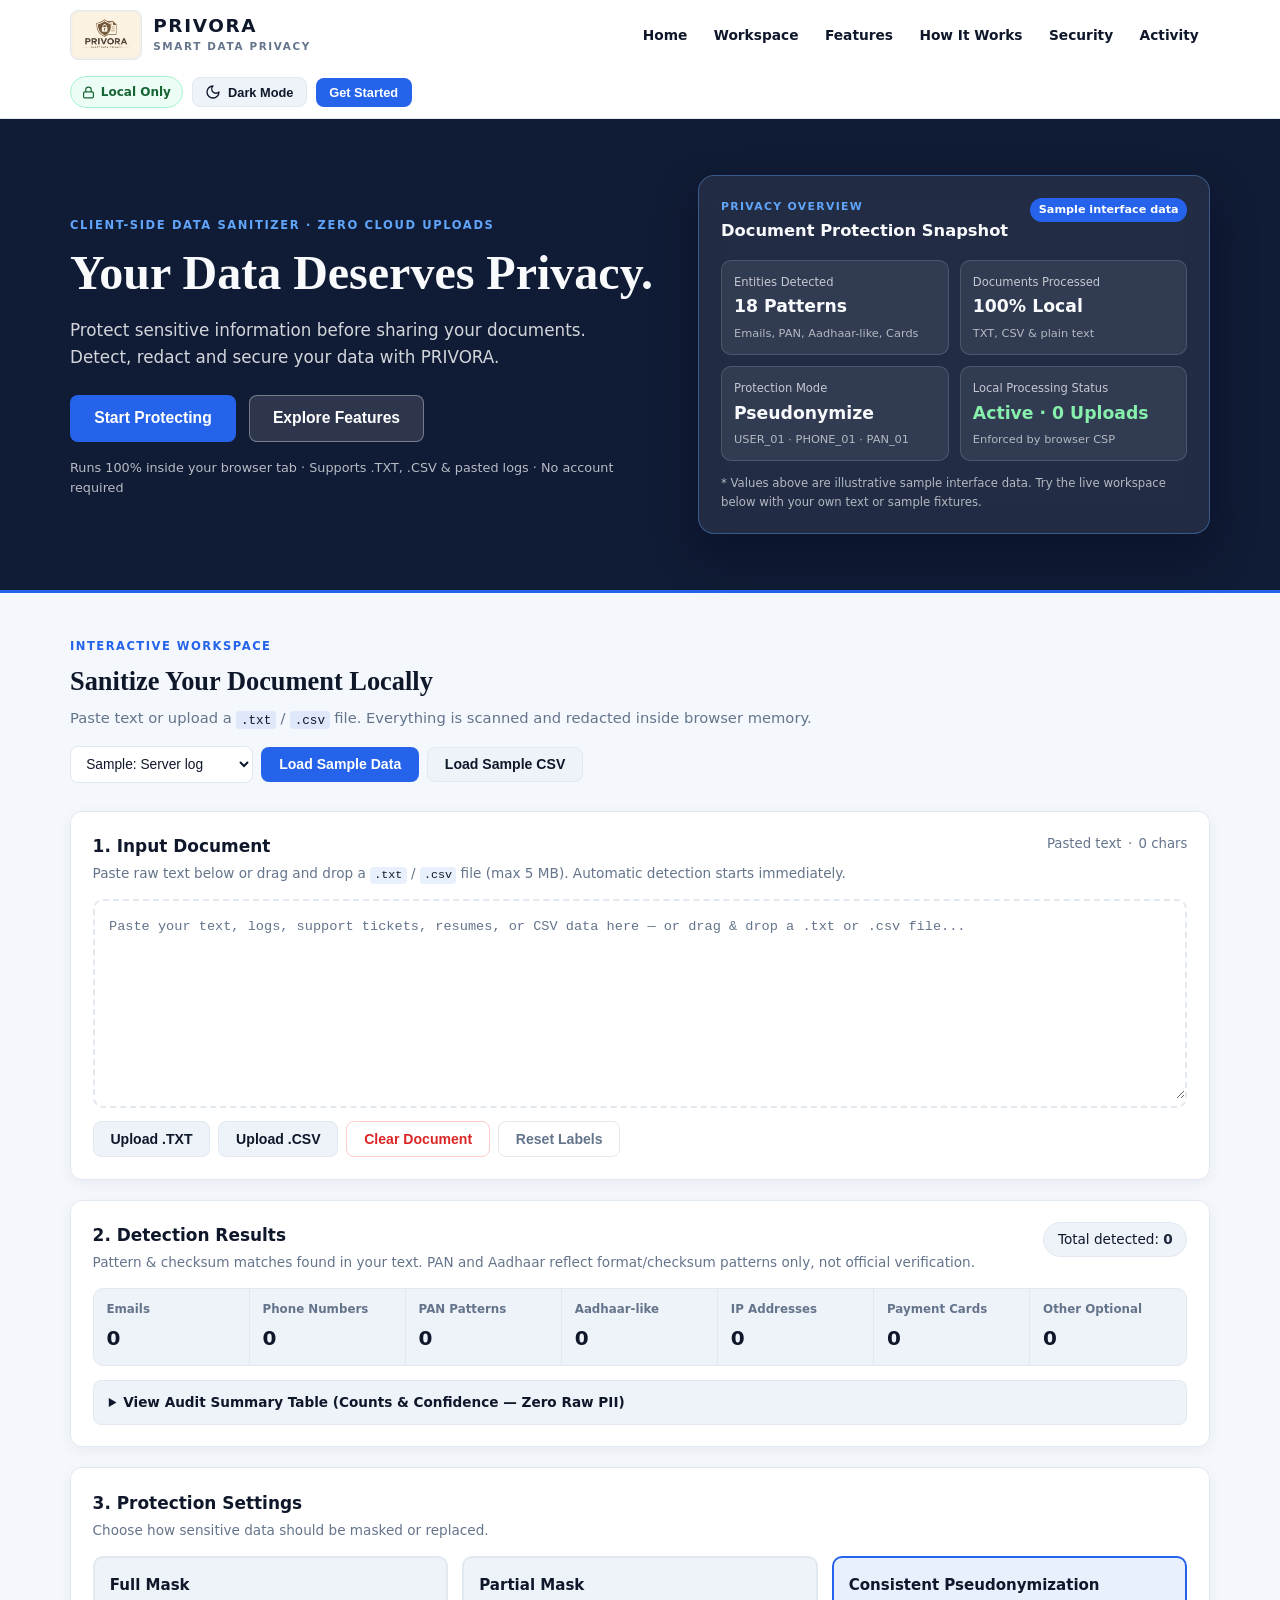
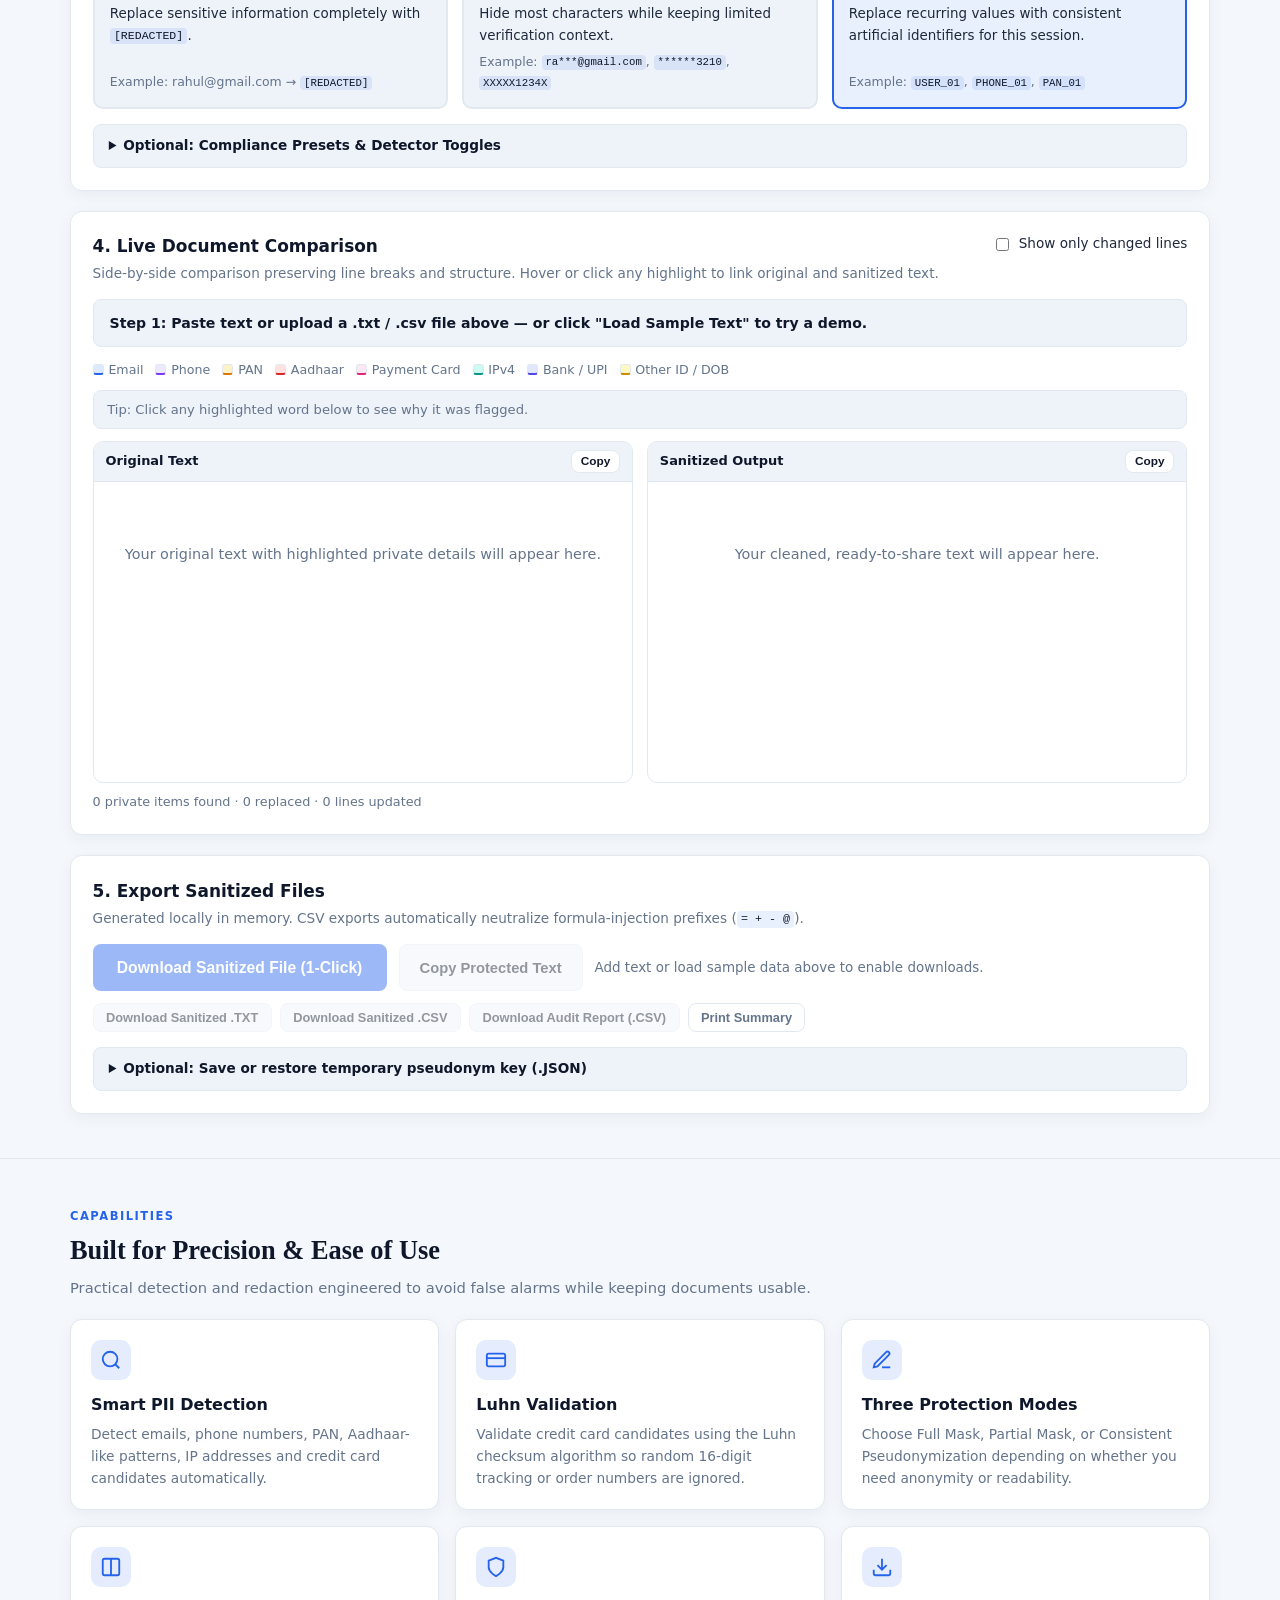
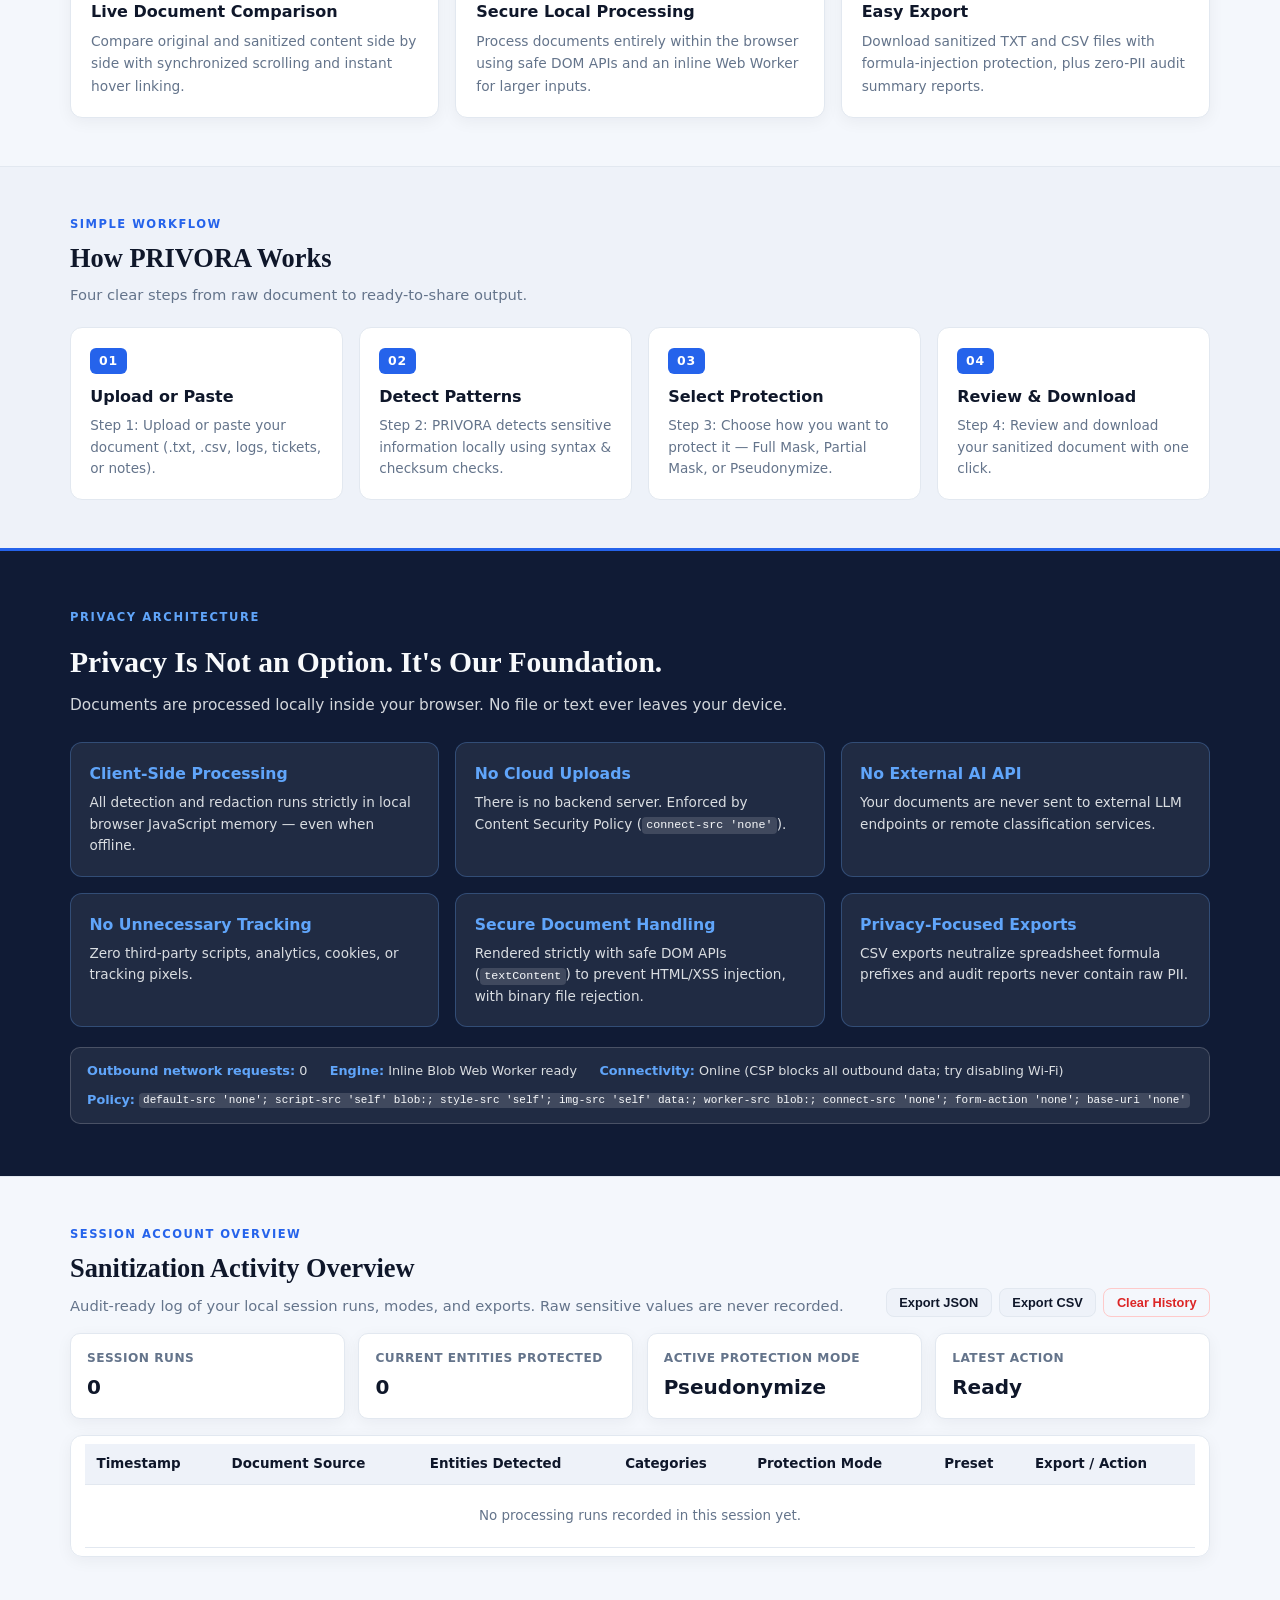
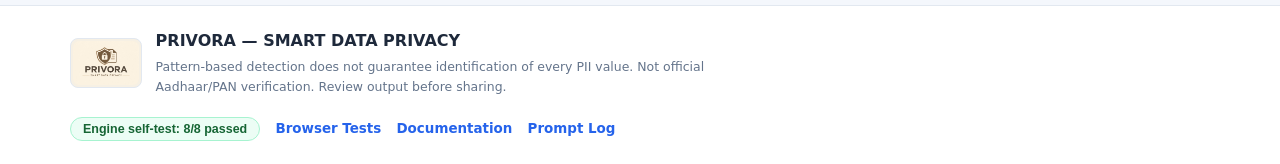
<file: H2S Hackathon/PII-Data-Sanitizer/index.html>
<!DOCTYPE html>
<html lang="en">

<head>
  <meta charset="UTF-8">
  <meta name="viewport" content="width=device-width, initial-scale=1.0">
  <meta http-equiv="Content-Security-Policy"
    content="default-src 'none'; script-src 'self' blob:; style-src 'self'; img-src 'self' data:; worker-src blob:; connect-src 'none'; form-action 'none'; base-uri 'none'">
  <title>PRIVORA — Smart Data Privacy</title>
  <script src="theme-init.js"></script>
  <link rel="icon" type="image/svg+xml"
    href="data:image/svg+xml,%3Csvg xmlns='http://www.w3.org/2000/svg' viewBox='0 0 36 36'%3E%3Crect x='17' y='7' width='13' height='18' rx='2' fill='%23FFFFFF' stroke='%23101B35' stroke-width='2'/%3E%3Cpath d='M17 4.5L6 9.5v7.8c0 7 4.6 13.3 11 15.2 6.4-1.9 11-8.2 11-15.2V9.5L17 4.5z' fill='%23101B35' stroke='%232563EB' stroke-width='1.5'/%3E%3Crect x='12.5' y='16.5' width='9' height='7' rx='1.5' fill='%23FFFFFF'/%3E%3Cpath d='M14.3 16.5v-2a2.7 2.7 0 0 1 5.4 0v2' fill='none' stroke='%23FFFFFF' stroke-width='1.8' stroke-linecap='round'/%3E%3C/svg%3E">
  <link rel="stylesheet" href="style.css">
</head>

<body>
  <!-- HEADER -->
  <header class="site-header">
    <div class="header-inner">
      <a href="#home" class="brand-link" aria-label="PRIVORA Home">
        <span class="logo-frame">
          <img src="assets/privora-logo.jpg" alt="PRIVORA — Smart Data Privacy" class="brand-logo-img" width="118" height="78">
        </span>
        <div class="brand-text">
          <span class="brand-title">PRIVORA</span>
          <span class="brand-subtitle">SMART DATA PRIVACY</span>
        </div>
      </a>

      <button type="button" id="btnMobileNav" class="mobile-nav-btn" aria-expanded="false" aria-controls="headerNav">
        Menu
      </button>

      <nav id="headerNav" class="header-nav" aria-label="Primary navigation">
        <a href="#home">Home</a>
        <a href="#workspace">Workspace</a>
        <a href="#features">Features</a>
        <a href="#how-it-works">How It Works</a>
        <a href="#security">Security</a>
        <a href="#activity">Activity</a>
      </nav>

      <div class="header-actions">
        <span class="local-pill" aria-live="polite">
          <svg width="13" height="13" viewBox="0 0 24 24" fill="none" stroke="currentColor" stroke-width="2.2" aria-hidden="true">
            <rect x="3" y="11" width="18" height="11" rx="2"/>
            <path d="M7 11V7a5 5 0 0 1 10 0v4"/>
          </svg>
          Local Only
        </span>
        <button type="button" id="btnThemeToggle" class="theme-toggle-btn" aria-pressed="false" aria-label="Toggle Light and Dark Mode" title="Switch Light / Dark Mode">
          <svg class="icon-sun" width="16" height="16" viewBox="0 0 24 24" fill="none" stroke="currentColor" stroke-width="2" stroke-linecap="round" stroke-linejoin="round" aria-hidden="true">
            <circle cx="12" cy="12" r="4"/>
            <path d="M12 2v2M12 20v2M4.93 4.93l1.41 1.41M17.66 17.66l1.41 1.41M2 12h2M20 12h2M6.34 17.66l-1.41 1.41M19.07 4.93l-1.41 1.41"/>
          </svg>
          <svg class="icon-moon" width="16" height="16" viewBox="0 0 24 24" fill="none" stroke="currentColor" stroke-width="2" stroke-linecap="round" stroke-linejoin="round" aria-hidden="true">
            <path d="M12 3a6 6 0 0 0 9 9 9 9 0 1 1-9-9Z"/>
          </svg>
          <span id="themeToggleLabel">Dark Mode</span>
        </button>
        <button type="button" id="btnGetStarted" class="btn btn-gold btn-sm">Get Started</button>
      </div>
    </div>
  </header>

  <!-- HERO SECTION (Forest Green) -->
  <section id="home" class="hero-section">
    <div class="container hero-grid">
      <div class="hero-copy">
        <span class="hero-eyebrow">CLIENT-SIDE DATA SANITIZER · ZERO CLOUD UPLOADS</span>
        <h1 class="hero-headline">Your Data Deserves Privacy.</h1>
        <p class="hero-desc">
          Protect sensitive information before sharing your documents. Detect, redact and secure your data with PRIVORA.
        </p>
        <div class="hero-cta-row">
          <button type="button" id="btnStartProtecting" class="btn btn-gold btn-xl">Start Protecting</button>
          <button type="button" id="btnExploreFeatures" class="btn btn-glass btn-xl">Explore Features</button>
        </div>
        <p class="hero-footnote">
          Runs 100% inside your browser tab · Supports .TXT, .CSV &amp; pasted logs · No account required
        </p>
      </div>

      <!-- Floating Glassmorphism Privacy Overview Card -->
      <aside class="hero-glass-card" aria-label="Illustrative privacy overview preview">
        <div class="glass-card-top">
          <div>
            <span class="glass-kicker">PRIVACY OVERVIEW</span>
            <h2 class="glass-title">Document Protection Snapshot</h2>
          </div>
          <span class="sample-preview-tag">Sample interface data</span>
        </div>

        <div class="glass-metrics">
          <div class="glass-metric-box">
            <span class="gm-label">Entities Detected</span>
            <strong class="gm-value">18 Patterns</strong>
            <span class="gm-sub">Emails, PAN, Aadhaar-like, Cards</span>
          </div>
          <div class="glass-metric-box">
            <span class="gm-label">Documents Processed</span>
            <strong class="gm-value">100% Local</strong>
            <span class="gm-sub">TXT, CSV &amp; plain text</span>
          </div>
          <div class="glass-metric-box">
            <span class="gm-label">Protection Mode</span>
            <strong class="gm-value">Pseudonymize</strong>
            <span class="gm-sub">USER_01 · PHONE_01 · PAN_01</span>
          </div>
          <div class="glass-metric-box">
            <span class="gm-label">Local Processing Status</span>
            <strong class="gm-value gm-sage">Active · 0 Uploads</strong>
            <span class="gm-sub">Enforced by browser CSP</span>
          </div>
        </div>

        <p class="glass-disclaimer">
          * Values above are illustrative sample interface data. Try the live workspace below with your own text or sample fixtures.
        </p>
      </aside>
    </div>
  </section>

  <!-- PRIVACY WORKSPACE (Warm Ivory) -->
  <section id="workspace" class="workspace-band">
    <div class="container workspace-stack">
      <div class="band-header">
        <div>
          <span class="section-eyebrow">INTERACTIVE WORKSPACE</span>
          <h2 class="section-heading">Sanitize Your Document Locally</h2>
          <p class="section-sub">Paste text or upload a <code>.txt</code> / <code>.csv</code> file. Everything is scanned and redacted inside browser memory.</p>
        </div>
        <div class="sample-bar">
          <select id="sampleScenario" class="select-input" aria-label="Choose sample scenario">
            <option value="server_log">Sample: Server log</option>
            <option value="support_ticket">Sample: Support ticket</option>
            <option value="resume">Sample: Resume</option>
            <option value="clinical_note">Sample: Clinical note</option>
          </select>
          <button type="button" id="btnLoadSample" class="btn btn-forest">Load Sample Data</button>
          <button type="button" id="btnLoadSampleCsv" class="btn btn-ivory">Load Sample CSV</button>
        </div>
      </div>

      <!-- Input Card -->
      <section id="section-input" class="ivory-card">
        <div class="card-head-row">
          <div>
            <h3>1. Input Document</h3>
            <p class="card-sub">Paste raw text below or drag and drop a <code>.txt</code> / <code>.csv</code> file (max 5 MB). Automatic detection starts immediately.</p>
          </div>
          <div class="toolbar-meta">
            <span id="fileMeta">Pasted text</span>
            <span>·</span>
            <span id="charCount">0 chars</span>
          </div>
        </div>

        <div id="dropZone" class="drop-zone">
          <textarea id="inputEditor" class="input-editor" rows="8" spellcheck="false"
            placeholder="Paste your text, logs, support tickets, resumes, or CSV data here — or drag &amp; drop a .txt or .csv file..."></textarea>
        </div>

        <div id="inputErrorBanner" class="error-banner" hidden role="alert"></div>

        <div class="input-toolbar">
          <div class="toolbar-left">
            <input type="file" id="fileInputTxt" accept=".txt,.log,text/plain" hidden>
            <input type="file" id="fileInputCsv" accept=".csv,text/csv" hidden>
            <button type="button" id="btnUploadTxt" class="btn btn-ivory">Upload .TXT</button>
            <button type="button" id="btnUploadCsv" class="btn btn-ivory">Upload .CSV</button>
            <button type="button" id="btnClear" class="btn btn-danger-outline">Clear Document</button>
            <button type="button" id="btnResetMapping" class="btn btn-ghost">Reset Labels</button>
            <span id="processingIndicator" class="processing-pill" hidden>Processing locally...</span>
          </div>
        </div>
      </section>

      <!-- Detection Results Card -->
      <section id="section-results" class="ivory-card">
        <div class="card-head-row">
          <div>
            <h3>2. Detection Results</h3>
            <p class="card-sub">Pattern &amp; checksum matches found in your text. PAN and Aadhaar reflect format/checksum patterns only, not official verification.</p>
          </div>
          <span class="total-pill">Total detected: <strong id="statTotal">0</strong></span>
        </div>

        <div class="results-summary-bar" aria-live="polite">
          <div class="result-item"><span>Emails</span><strong id="statEmails">0</strong></div>
          <div class="result-item"><span>Phone Numbers</span><strong id="statPhones">0</strong></div>
          <div class="result-item"><span>PAN Patterns</span><strong id="statPan">0</strong></div>
          <div class="result-item"><span>Aadhaar-like</span><strong id="statAadhaar">0</strong></div>
          <div class="result-item"><span>IP Addresses</span><strong id="statIPs">0</strong></div>
          <div class="result-item"><span>Payment Cards</span><strong id="statCards">0</strong></div>
          <div class="result-item"><span>Other Optional</span><strong id="statOther">0</strong></div>
        </div>

        <details class="options-drawer">
          <summary>View Audit Summary Table (Counts &amp; Confidence — Zero Raw PII)</summary>
          <div class="table-wrap mt-sm">
            <table class="data-table">
              <thead>
                <tr>
                  <th>Category</th>
                  <th>Times Found</th>
                  <th>Unique Items</th>
                  <th>Status</th>
                  <th>Protection Mode</th>
                  <th>Confidence</th>
                </tr>
              </thead>
              <tbody id="auditTableBody"></tbody>
            </table>
          </div>
        </details>

        <div id="csvIntelligenceWrap" class="csv-intel-wrap" hidden>
          <h4>CSV Column Intelligence</h4>
          <p class="card-sub">Uncheck any column you want to leave untouched when downloading your CSV.</p>
          <div class="table-wrap mt-sm">
            <table class="data-table">
              <thead>
                <tr>
                  <th>Clean?</th>
                  <th>Column Name</th>
                  <th>Detected Hint</th>
                  <th>Items Found</th>
                  <th>Types</th>
                </tr>
              </thead>
              <tbody id="csvColumnsBody"></tbody>
            </table>
          </div>
        </div>
      </section>

      <!-- Protection Settings Card -->
      <section id="section-settings" class="ivory-card">
        <div class="card-head-row">
          <div>
            <h3>3. Protection Settings</h3>
            <p class="card-sub">Choose how sensitive data should be masked or replaced.</p>
          </div>
        </div>

        <div class="mode-cards">
          <label class="mode-option">
            <input type="radio" name="redactionMode" value="full">
            <span class="mode-box">
              <strong>Full Mask</strong>
              <span class="mode-explain">Replace sensitive information completely with <code>[REDACTED]</code>.</span>
              <span class="mode-example">Example: rahul@gmail.com → <code>[REDACTED]</code></span>
            </span>
          </label>

          <label class="mode-option">
            <input type="radio" name="redactionMode" value="partial">
            <span class="mode-box">
              <strong>Partial Mask</strong>
              <span class="mode-explain">Hide most characters while keeping limited verification context.</span>
              <span class="mode-example">Example: <code>ra***@gmail.com</code>, <code>******3210</code>, <code>XXXXX1234X</code></span>
            </span>
          </label>

          <label class="mode-option">
            <input type="radio" name="redactionMode" value="pseudonym" checked>
            <span class="mode-box">
              <strong>Consistent Pseudonymization</strong>
              <span class="mode-explain">Replace recurring values with consistent artificial identifiers for this session.</span>
              <span class="mode-example">Example: <code>USER_01</code>, <code>PHONE_01</code>, <code>PAN_01</code></span>
            </span>
          </label>
        </div>

        <label id="labelTypeWrap" class="checkbox-inline sub-toggle" hidden>
          <input type="checkbox" id="chkLabelType">
          <span>Include category label inside mask (e.g. <code>[REDACTED:EMAIL]</code>)</span>
        </label>

        <details class="options-drawer">
          <summary>Optional: Compliance Presets &amp; Detector Toggles</summary>
          <div class="drawer-inner">
            <div>
              <span class="drawer-heading">One-click rule presets:</span>
              <div class="presets-bar">
                <button type="button" class="btn btn-ivory btn-sm" data-preset="dpdp">India DPDP Act 2023</button>
                <button type="button" class="btn btn-ivory btn-sm" data-preset="pcidss">PCI-DSS (Cards)</button>
                <button type="button" class="btn btn-ivory btn-sm" data-preset="gdpr">GDPR Personal Data</button>
                <button type="button" class="btn btn-ivory btn-sm" data-preset="devlogs">Safe for Logs / AI</button>
                <button type="button" class="btn btn-ivory btn-sm" data-preset="all">Detect Everything</button>
              </div>
              <p id="presetDescription" class="preset-desc">Default rules: Emails, Phones, IPv4, PAN, Aadhaar (Verhoeff), Cards (Luhn), UPI, IFSC, GSTIN, Bank Accounts &amp; DOB.</p>
            </div>

            <div class="checkbox-grid">
              <label class="checkbox-inline"><input type="checkbox" data-category-toggle="EMAIL" checked> Emails</label>
              <label class="checkbox-inline"><input type="checkbox" data-category-toggle="PHONE" checked> Indian Phones</label>
              <label class="checkbox-inline"><input type="checkbox" data-category-toggle="IPV4" checked> IPv4 Addresses</label>
              <label class="checkbox-inline"><input type="checkbox" data-category-toggle="PAN" checked> Indian PAN</label>
              <label class="checkbox-inline"><input type="checkbox" data-category-toggle="AADHAAR" checked> Aadhaar (Verhoeff)</label>
              <label class="checkbox-inline"><input type="checkbox" data-category-toggle="PAYMENT_CARD" checked> Payment Cards (Luhn)</label>
              <label class="checkbox-inline"><input type="checkbox" data-category-toggle="UPI" checked> UPI IDs</label>
              <label class="checkbox-inline"><input type="checkbox" data-category-toggle="IFSC" checked> Bank IFSC</label>
              <label class="checkbox-inline"><input type="checkbox" data-category-toggle="GSTIN" checked> GSTIN</label>
              <label class="checkbox-inline"><input type="checkbox" data-category-toggle="BANK_ACCOUNT" checked> Bank Account (context)</label>
              <label class="checkbox-inline"><input type="checkbox" data-category-toggle="DOB" checked> Date of Birth (context)</label>
              <label class="checkbox-inline"><input type="checkbox" data-category-toggle="PASSPORT"> Indian Passport</label>
              <label class="checkbox-inline"><input type="checkbox" data-category-toggle="VOTER_ID"> Voter ID</label>
              <label class="checkbox-inline"><input type="checkbox" data-category-toggle="VEHICLE"> Vehicle Plate</label>
              <label class="checkbox-inline"><input type="checkbox" data-category-toggle="AADHAAR_UNVERIFIED"> Aadhaar-like (checksum failed)</label>
            </div>
          </div>
        </details>
      </section>

      <!-- Live Comparison Card -->
      <section id="section-compare" class="ivory-card">
        <div class="card-head-row">
          <div>
            <h3>4. Live Document Comparison</h3>
            <p class="card-sub">Side-by-side comparison preserving line breaks and structure. Hover or click any highlight to link original and sanitized text.</p>
          </div>
          <label class="checkbox-inline">
            <input type="checkbox" id="chkOnlyChanged">
            <span>Show only changed lines</span>
          </label>
        </div>

        <div id="statusBanner" class="status-banner status-empty" role="status" aria-live="polite">
          Paste text or upload a .txt / .csv file above — or click "Load Sample Data" to try a demo.
        </div>

        <div class="diff-legend" aria-label="Highlight color key">
          <span class="legend-item"><span class="swatch pii-type-EMAIL"></span>Email</span>
          <span class="legend-item"><span class="swatch pii-type-PHONE"></span>Phone</span>
          <span class="legend-item"><span class="swatch pii-type-PAN"></span>PAN</span>
          <span class="legend-item"><span class="swatch pii-type-AADHAAR"></span>Aadhaar</span>
          <span class="legend-item"><span class="swatch pii-type-PAYMENT_CARD"></span>Payment Card</span>
          <span class="legend-item"><span class="swatch pii-type-IPV4"></span>IPv4</span>
          <span class="legend-item"><span class="swatch pii-type-UPI"></span>Bank / UPI</span>
          <span class="legend-item"><span class="swatch pii-type-GSTIN"></span>Other ID / DOB</span>
        </div>

        <div id="detectionInspector" class="inspector-bar" aria-live="polite">
          Tip: Click any highlighted word below to see why it was flagged.
        </div>

        <div class="diff-split">
          <div class="diff-pane">
            <div class="diff-pane-header">
              <span>Original Text</span>
              <button type="button" id="btnCopyOriginalPanel" class="btn btn-xs">Copy</button>
            </div>
            <div id="diffOriginal" class="diff-code" tabindex="0" aria-label="Original text with highlights"></div>
          </div>
          <div class="diff-pane">
            <div class="diff-pane-header">
              <span>Sanitized Output</span>
              <button type="button" id="btnCopySanitizedPanel" class="btn btn-xs">Copy</button>
            </div>
            <div id="diffSanitized" class="diff-code" tabindex="0" aria-label="Sanitized text"></div>
          </div>
        </div>
        <p id="diffSummary" class="diff-sub-note">0 private items found · 0 replaced · 0 lines updated</p>
      </section>

      <!-- Download Card -->
      <section id="section-download" class="ivory-card">
        <div class="card-head-row">
          <div>
            <h3>5. Export Sanitized Files</h3>
            <p class="card-sub">Generated locally in memory. CSV exports automatically neutralize formula-injection prefixes (<code>= + - @</code>).</p>
          </div>
        </div>

        <div class="export-primary-row">
          <button type="button" id="btnDownloadPrimary" class="btn btn-forest btn-xl" disabled>
            Download Sanitized File (1-Click)
          </button>
          <button type="button" id="btnCopySanitized" class="btn btn-ivory btn-lg" disabled>
            Copy Protected Text
          </button>
          <span id="exportEmptyHint" class="export-hint">Add text or load sample data above to enable downloads.</span>
        </div>

        <div class="export-secondary-row">
          <button type="button" id="btnDownloadTxt" class="btn btn-ivory btn-sm" disabled>Download Sanitized .TXT</button>
          <button type="button" id="btnDownloadCsv" class="btn btn-ivory btn-sm" disabled>Download Sanitized .CSV</button>
          <button type="button" id="btnDownloadAudit" class="btn btn-ivory btn-sm" disabled>Download Audit Report (.CSV)</button>
          <button type="button" id="btnPrintAudit" class="btn btn-ghost btn-sm no-print">Print Summary</button>
        </div>

        <div id="exportSuccessBanner" class="status-banner status-success mt-sm" hidden role="status" aria-live="polite"></div>

        <details class="options-drawer">
          <summary>Optional: Save or restore temporary pseudonym key (.JSON)</summary>
          <div class="drawer-inner">
            <p class="card-sub">Session labels live only in RAM and clear when you clear or close the tab. Store any exported key file separately and privately.</p>
            <div class="export-secondary-row">
              <input type="file" id="fileInputMapping" accept=".json,application/json" hidden>
              <button type="button" id="btnDownloadMapping" class="btn btn-danger-outline btn-sm" disabled>Download Key File (.JSON)</button>
              <button type="button" id="btnRestoreMapping" class="btn btn-ivory btn-sm">Restore Text Using Key File</button>
            </div>
          </div>
        </details>
      </section>
    </div>
  </section>

  <!-- FEATURES SECTION -->
  <section id="features" class="section-band">
    <div class="container">
      <div class="band-header">
        <div>
          <span class="section-eyebrow">CAPABILITIES</span>
          <h2 class="section-heading">Built for Precision &amp; Ease of Use</h2>
          <p class="section-sub">Practical detection and redaction engineered to avoid false alarms while keeping documents usable.</p>
        </div>
      </div>

      <div class="features-grid">
        <article class="feature-card">
          <div class="feature-icon" aria-hidden="true">
            <svg width="22" height="22" viewBox="0 0 24 24" fill="none" stroke="currentColor" stroke-width="2">
              <circle cx="11" cy="11" r="8"/><path d="m21 21-4.35-4.35"/>
            </svg>
          </div>
          <h3>Smart PII Detection</h3>
          <p>Detect emails, phone numbers, PAN, Aadhaar-like patterns, IP addresses and credit card candidates automatically.</p>
        </article>

        <article class="feature-card">
          <div class="feature-icon" aria-hidden="true">
            <svg width="22" height="22" viewBox="0 0 24 24" fill="none" stroke="currentColor" stroke-width="2">
              <rect x="2" y="5" width="20" height="14" rx="2"/><path d="M2 10h20"/>
            </svg>
          </div>
          <h3>Luhn Validation</h3>
          <p>Validate credit card candidates using the Luhn checksum algorithm so random 16-digit tracking or order numbers are ignored.</p>
        </article>

        <article class="feature-card">
          <div class="feature-icon" aria-hidden="true">
            <svg width="22" height="22" viewBox="0 0 24 24" fill="none" stroke="currentColor" stroke-width="2">
              <path d="M12 20h9"/><path d="M16.5 3.5a2.1 2.1 0 0 1 3 3L7 19l-4 1 1-4Z"/>
            </svg>
          </div>
          <h3>Three Protection Modes</h3>
          <p>Choose Full Mask, Partial Mask, or Consistent Pseudonymization depending on whether you need anonymity or readability.</p>
        </article>

        <article class="feature-card">
          <div class="feature-icon" aria-hidden="true">
            <svg width="22" height="22" viewBox="0 0 24 24" fill="none" stroke="currentColor" stroke-width="2">
              <rect x="3" y="3" width="18" height="18" rx="2"/><path d="M12 3v18"/>
            </svg>
          </div>
          <h3>Live Document Comparison</h3>
          <p>Compare original and sanitized content side by side with synchronized scrolling and instant hover linking.</p>
        </article>

        <article class="feature-card">
          <div class="feature-icon" aria-hidden="true">
            <svg width="22" height="22" viewBox="0 0 24 24" fill="none" stroke="currentColor" stroke-width="2">
              <path d="M12 22s8-4 8-10V5l-8-3-8 3v7c0 6 8 10 8 10z"/>
            </svg>
          </div>
          <h3>Secure Local Processing</h3>
          <p>Process documents entirely within the browser using safe DOM APIs and an inline Web Worker for larger inputs.</p>
        </article>

        <article class="feature-card">
          <div class="feature-icon" aria-hidden="true">
            <svg width="22" height="22" viewBox="0 0 24 24" fill="none" stroke="currentColor" stroke-width="2">
              <path d="M21 15v4a2 2 0 0 1-2 2H5a2 2 0 0 1-2-2v-4"/><polyline points="7 10 12 15 17 10"/><line x1="12" y1="15" x2="12" y2="3"/>
            </svg>
          </div>
          <h3>Easy Export</h3>
          <p>Download sanitized TXT and CSV files with formula-injection protection, plus zero-PII audit summary reports.</p>
        </article>
      </div>
    </div>
  </section>

  <!-- HOW IT WORKS SECTION -->
  <section id="how-it-works" class="section-band section-alt">
    <div class="container">
      <div class="band-header">
        <div>
          <span class="section-eyebrow">SIMPLE WORKFLOW</span>
          <h2 class="section-heading">How PRIVORA Works</h2>
          <p class="section-sub">Four clear steps from raw document to ready-to-share output.</p>
        </div>
      </div>

      <div class="steps-grid">
        <article class="step-card">
          <span class="step-badge">01</span>
          <h3>Upload or Paste</h3>
          <p>Step 1: Upload or paste your document (.txt, .csv, logs, tickets, or notes).</p>
        </article>
        <article class="step-card">
          <span class="step-badge">02</span>
          <h3>Detect Patterns</h3>
          <p>Step 2: PRIVORA detects sensitive information locally using syntax &amp; checksum checks.</p>
        </article>
        <article class="step-card">
          <span class="step-badge">03</span>
          <h3>Select Protection</h3>
          <p>Step 3: Choose how you want to protect it — Full Mask, Partial Mask, or Pseudonymize.</p>
        </article>
        <article class="step-card">
          <span class="step-badge">04</span>
          <h3>Review &amp; Download</h3>
          <p>Step 4: Review and download your sanitized document with one click.</p>
        </article>
      </div>
    </div>
  </section>

  <!-- SECURITY SECTION (Forest Green) -->
  <section id="security" class="security-band">
    <div class="container">
      <div class="security-head">
        <span class="hero-eyebrow">PRIVACY ARCHITECTURE</span>
        <h2>Privacy Is Not an Option. It's Our Foundation.</h2>
        <p>Documents are processed locally inside your browser. No file or text ever leaves your device.</p>
      </div>

      <div class="security-grid">
        <div class="sec-card">
          <h3>Client-Side Processing</h3>
          <p>All detection and redaction runs strictly in local browser JavaScript memory — even when offline.</p>
        </div>
        <div class="sec-card">
          <h3>No Cloud Uploads</h3>
          <p>There is no backend server. Enforced by Content Security Policy (<code>connect-src 'none'</code>).</p>
        </div>
        <div class="sec-card">
          <h3>No External AI API</h3>
          <p>Your documents are never sent to external LLM endpoints or remote classification services.</p>
        </div>
        <div class="sec-card">
          <h3>No Unnecessary Tracking</h3>
          <p>Zero third-party scripts, analytics, cookies, or tracking pixels.</p>
        </div>
        <div class="sec-card">
          <h3>Secure Document Handling</h3>
          <p>Rendered strictly with safe DOM APIs (<code>textContent</code>) to prevent HTML/XSS injection, with binary file rejection.</p>
        </div>
        <div class="sec-card">
          <h3>Privacy-Focused Exports</h3>
          <p>CSV exports neutralize spreadsheet formula prefixes and audit reports never contain raw PII.</p>
        </div>
      </div>

      <div class="security-telemetry-bar">
        <span><strong>Outbound network requests:</strong> <span id="networkRequestCount">0</span></span>
        <span><strong>Engine:</strong> <span id="workerStatusText">Inline Blob Web Worker ready</span></span>
        <span><strong>Connectivity:</strong> <span id="offlineStatusText">Offline-ready</span></span>
        <span><strong>Policy:</strong> <code id="cspPolicyDisplay">default-src 'none'</code></span>
      </div>
    </div>
  </section>

  <!-- ACTIVITY OVERVIEW (Banking-Inspired Privacy Ledger) -->
  <section id="activity" class="section-band">
    <div class="container">
      <div class="band-header">
        <div>
          <span class="section-eyebrow">SESSION ACCOUNT OVERVIEW</span>
          <h2 class="section-heading">Sanitization Activity Overview</h2>
          <p class="section-sub">Audit-ready log of your local session runs, modes, and exports. Raw sensitive values are never recorded.</p>
        </div>
        <div class="log-actions">
          <button type="button" id="btnExportLogJson" class="btn btn-ivory btn-sm">Export JSON</button>
          <button type="button" id="btnExportLogCsv" class="btn btn-ivory btn-sm">Export CSV</button>
          <button type="button" id="btnClearLog" class="btn btn-danger-outline btn-sm">Clear History</button>
        </div>
      </div>

      <div class="overview-cards">
        <div class="overview-stat">
          <span>Session Runs</span>
          <strong id="overviewRuns">0</strong>
        </div>
        <div class="overview-stat">
          <span>Current Entities Protected</span>
          <strong id="overviewProtected">0</strong>
        </div>
        <div class="overview-stat">
          <span>Active Protection Mode</span>
          <strong id="overviewMode">Pseudonymize</strong>
        </div>
        <div class="overview-stat">
          <span>Latest Action</span>
          <strong id="overviewLastAction">Ready</strong>
        </div>
      </div>

      <div class="ivory-card table-card">
        <div class="table-wrap">
          <table class="data-table">
            <thead>
              <tr>
                <th>Timestamp</th>
                <th>Document Source</th>
                <th>Entities Detected</th>
                <th>Categories</th>
                <th>Protection Mode</th>
                <th>Preset</th>
                <th>Export / Action</th>
              </tr>
            </thead>
            <tbody id="activityLogBody"></tbody>
          </table>
        </div>
      </div>
    </div>
  </section>

  <!-- FOOTER -->
  <footer class="site-footer">
    <div class="container footer-grid">
      <div class="footer-brand">
        <span class="logo-frame">
          <img src="assets/privora-logo.jpg" alt="PRIVORA — Smart Data Privacy" class="brand-logo-img" width="102" height="68">
        </span>
        <div>
          <strong>PRIVORA — SMART DATA PRIVACY</strong>
          <p class="footer-disclaimer">Pattern-based detection does not guarantee identification of every PII value. Not official Aadhaar/PAN verification. Review output before sharing.</p>
        </div>
      </div>

      <div class="footer-links">
        <button type="button" id="selfTestBadge" class="self-test-badge">Engine self-test: running...</button>
        <a href="tests.html">Browser Tests</a>
        <a href="README.md">Documentation</a>
        <a href="PROMPTS.md">Prompt Log</a>
      </div>
    </div>
  </footer>

  <!-- Self-Test Results Modal -->
  <div id="selfTestModal" class="modal-backdrop" hidden role="dialog" aria-modal="true"
    aria-labelledby="selfTestModalTitle">
    <div class="modal-card">
      <div class="modal-header">
        <h3 id="selfTestModalTitle">Built-In Self-Test Results</h3>
        <button type="button" class="btn btn-ivory btn-sm" data-close-modal>Close</button>
      </div>
      <ul id="selfTestModalList" class="modal-list"></ul>
    </div>
  </div>

  <div id="toastContainer" class="toast-container" aria-live="polite"></div>

  <script src="script.js"></script>
</body>

</html>
</file>
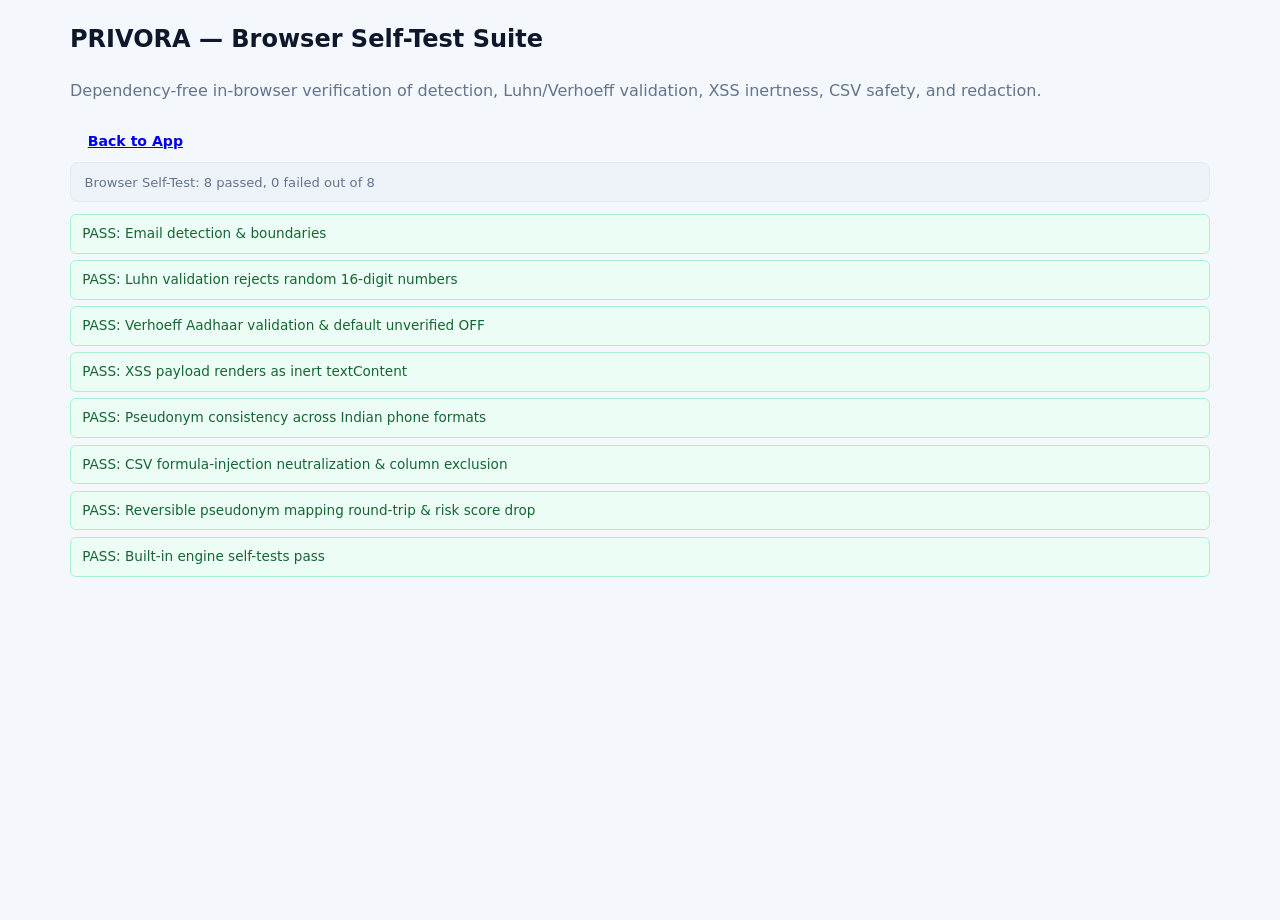
<file: H2S Hackathon/PII-Data-Sanitizer/tests.html>
<!DOCTYPE html>
<html lang="en">
<head>
  <meta charset="UTF-8">
  <meta name="viewport" content="width=device-width, initial-scale=1.0">
  <meta http-equiv="Content-Security-Policy" content="default-src 'none'; script-src 'self' 'unsafe-inline'; style-src 'self' 'unsafe-inline'; img-src 'self' data:; connect-src 'none'; form-action 'none'">
  <title>PRIVORA — Browser Self-Test Runner</title>
  <script src="theme-init.js"></script>
  <link rel="stylesheet" href="style.css">
</head>
<body>
  <main class="container">
    <section class="panel">
      <div class="panel-header">
        <div>
          <h1>PRIVORA — Browser Self-Test Suite</h1>
          <p class="panel-desc">Dependency-free in-browser verification of detection, Luhn/Verhoeff validation, XSS inertness, CSV safety, and redaction.</p>
        </div>
        <a href="index.html" class="btn btn-secondary">Back to App</a>
      </div>
      <div id="testSummary" class="inspector-bar">Running tests...</div>
      <ul id="testResults" class="modal-list"></ul>
    </section>
  </main>
  <script src="script.js"></script>
  <script>
    (function () {
      var Engine = window.PIIEngine;
      var list = document.getElementById('testResults');
      var summary = document.getElementById('testSummary');
      var passed = 0;
      var failed = 0;

      function assert(cond, msg) {
        if (!cond) throw new Error(msg || 'Assertion failed');
      }

      function run(name, fn) {
        var li = document.createElement('li');
        try {
          fn();
          passed++;
          li.className = 'self-test-pass';
          li.textContent = 'PASS: ' + name;
        } catch (e) {
          failed++;
          li.className = 'self-test-fail';
          li.textContent = 'FAIL: ' + name + ' -> ' + e.message;
        }
        list.appendChild(li);
      }

      run('Email detection & boundaries', function () {
        var d = Engine.detectPII('Mail (user+tag@Example.COM). Bad: a@b').filter(function (x) { return x.type === 'EMAIL'; });
        assert(d.length === 1 && d[0].value === 'user+tag@Example.COM', 'Expected 1 email');
      });

      run('Luhn validation rejects random 16-digit numbers', function () {
        var d = Engine.detectPII('4111111111111111 4111111111111112 9910284756102938 1234567890123456 4242424242424241').filter(function (x) { return x.type === 'PAYMENT_CARD'; });
        assert(d.length === 1 && d[0].value === '4111111111111111', 'Expected only valid Luhn Visa');
      });

      run('Verhoeff Aadhaar validation & default unverified OFF', function () {
        var d = Engine.detectPII('2345 6789 0124 2345 6789 0125 1234 5678 9012');
        var valid = d.filter(function (x) { return x.type === 'AADHAAR'; });
        var unv = d.filter(function (x) { return x.type === 'AADHAAR_UNVERIFIED'; });
        assert(valid.length === 1 && valid[0].value === '2345 6789 0124', 'Valid Verhoeff failed');
        assert(unv.length === 0, 'Unverified should be off by default');
      });

      run('XSS payload renders as inert textContent', function () {
        var probe = document.createElement('div');
        var payload = '<img src=x onerror=alert(1)> rahul@gmail.com';
        var res = Engine.analyzeAndRedact(payload, { mode: 'full' });
        probe.textContent = res.sanitizedText;
        assert(probe.querySelector('img') === null, 'XSS element must not exist');
        assert(probe.textContent === '<img src=x onerror=alert(1)> [REDACTED]', 'Inert text mismatch');
      });

      run('Pseudonym consistency across Indian phone formats', function () {
        var s = Engine.createPseudonymSession();
        var out = Engine.analyzeAndRedact('+91 9876543210 | 9876543210 | 09876543210', { mode: 'pseudonym' }, s).sanitizedText;
        assert(out === 'PHONE_01 | PHONE_01 | PHONE_01', 'Got: ' + out);
      });

      run('CSV formula-injection neutralization & column exclusion', function () {
        var out = Engine.sanitizeCSV('Name,Email\n=1+1,a@b.com', { mode: 'full' });
        assert(out.sanitizedCSV.indexOf("'=1+1") !== -1, 'Formula not neutralized');
        assert(out.sanitizedCSV.indexOf('[REDACTED]') !== -1, 'Email not redacted');
      });

      run('Reversible pseudonym mapping round-trip & risk score drop', function () {
        var s = Engine.createPseudonymSession();
        var res = Engine.analyzeAndRedact('Email a@b.com PAN ABCPE1234F', { mode: 'pseudonym' }, s);
        assert(res.counts.risk.beforeScore > 0 && res.counts.risk.afterScore === 0, 'Risk score mismatch');
        var m = Engine.exportPseudonymMapping(s);
        var back = Engine.restoreFromMapping(res.sanitizedText, m);
        assert(back.restoredText === 'Email a@b.com PAN ABCPE1234F', 'Restore failed');
      });

      run('Built-in engine self-tests pass', function () {
        var self = Engine.runSelfTests();
        assert(self.passed === self.total, self.passed + '/' + self.total);
      });

      summary.textContent = 'Browser Self-Test: ' + passed + ' passed, ' + failed + ' failed out of ' + (passed + failed);
    })();
  </script>
</body>
</html>
</file>
<file: H2S Hackathon/PII-Data-Sanitizer/style.css>
/* ==========================================================================
 * PRIVORA — Midnight Navy + Electric Blue Dual Theme (Light & Dark)
 * ========================================================================== */

:root {
  color-scheme: light;
  --bg: #F4F7FC;
  --bg-secondary: #EEF2F9;
  --card: #FFFFFF;
  --card-glass: rgba(255, 255, 255, 0.92);
  --header-bg: rgba(255, 255, 255, 0.94);
  --editor-bg: #FFFFFF;
  --hero-bg: #101B35;
  --hero-text: #F8FAFC;
  --hero-sub: rgba(248, 250, 252, 0.84);
  --primary: #101B35;
  --accent: #2563EB;
  --accent-hover: #1D4ED8;
  --heading: #0F172A;
  --body-text: #64748B;
  --strong-text: #1E293B;
  --border: #E2E8F0;
  --success: #16A34A;
  --success-bg: #ECFDF5;
  --success-border: #A7F3D0;
  --success-text: #166534;
  --warning: #D97706;
  --warning-bg: #FFFBEB;
  --danger: #DC2626;
  --danger-bg: #FEF2F2;
  --danger-border: #FECACA;
  --row-changed: #EFF6FF;
  --shadow-soft: 0 10px 30px rgba(15, 23, 42, 0.08);
  --shadow-card: 0 4px 16px rgba(15, 23, 42, 0.05);
  --mono: ui-monospace, SFMono-Regular, Menlo, Monaco, Consolas, "Liberation Mono", monospace;
  --sans: system-ui, -apple-system, "Segoe UI", Roboto, Helvetica, Arial, sans-serif;
  --serif: Georgia, "Times New Roman", Times, serif;
  --radius: 12px;
}

[data-theme="dark"] {
  color-scheme: dark;
  --bg: #0B1120;
  --bg-secondary: #111C30;
  --card: #162238;
  --card-glass: rgba(22, 34, 56, 0.92);
  --header-bg: rgba(11, 17, 32, 0.94);
  --editor-bg: #0E1729;
  --hero-bg: #111C30;
  --hero-text: #F8FAFC;
  --hero-sub: #A7B4C8;
  --primary: #60A5FA;
  --accent: #3B82F6;
  --accent-hover: #2563EB;
  --heading: #F8FAFC;
  --body-text: #A7B4C8;
  --strong-text: #E2E8F0;
  --border: #26364F;
  --success: #4ADE80;
  --success-bg: rgba(34, 197, 94, 0.14);
  --success-border: rgba(74, 222, 128, 0.35);
  --success-text: #86EFAC;
  --warning: #FBBF24;
  --warning-bg: rgba(245, 158, 11, 0.16);
  --danger: #F87171;
  --danger-bg: rgba(239, 68, 68, 0.16);
  --danger-border: rgba(248, 113, 113, 0.42);
  --row-changed: rgba(59, 130, 246, 0.08);
  --shadow-soft: 0 14px 36px rgba(2, 6, 23, 0.45);
  --shadow-card: 0 4px 18px rgba(2, 6, 23, 0.3);
}

*, *::before, *::after {
  box-sizing: border-box;
}

[hidden] {
  display: none !important;
}

html {
  scroll-behavior: smooth;
}

section[id] {
  scroll-margin-top: 84px;
}

body {
  margin: 0;
  font-family: var(--sans);
  background: var(--bg);
  color: var(--body-text);
  line-height: 1.6;
  min-height: 100vh;
  transition: background-color 0.22s ease, color 0.22s ease;
}

.site-header,
.ivory-card,
.feature-card,
.step-card,
.overview-stat,
.site-footer,
.modal-card,
.mode-box,
.options-drawer,
.diff-pane,
.drop-zone,
.select-input,
.btn,
.theme-toggle-btn {
  transition: background-color 0.22s ease, color 0.22s ease, border-color 0.22s ease, box-shadow 0.22s ease;
}

h1, h2, h3, h4 {
  color: var(--heading);
}

strong {
  color: var(--strong-text);
}

code {
  font-family: var(--mono);
  font-size: 0.86em;
  background: rgba(37, 99, 235, 0.1);
  color: var(--heading);
  padding: 0.12em 0.36em;
  border-radius: 4px;
}

:focus-visible {
  outline: 2px solid var(--accent);
  outline-offset: 2px;
}

.mt-sm {
  margin-top: 0.85rem;
}

.container {
  max-width: 1180px;
  margin: 0 auto;
  padding: 0 1.25rem;
}

/* HEADER */
.site-header {
  position: sticky;
  top: 0;
  z-index: 50;
  background: var(--header-bg);
  backdrop-filter: blur(10px);
  border-bottom: 1px solid var(--border);
}

.header-inner {
  max-width: 1180px;
  margin: 0 auto;
  padding: 0.65rem 1.25rem;
  display: flex;
  align-items: center;
  justify-content: space-between;
  gap: 1rem;
  flex-wrap: wrap;
}

.brand-link {
  display: flex;
  align-items: center;
  gap: 0.7rem;
  text-decoration: none;
}

.logo-frame {
  display: inline-flex;
  align-items: center;
  justify-content: center;
  background: #F6F0E4;
  border: 1px solid var(--border);
  border-radius: 8px;
  padding: 2px;
  overflow: hidden;
  flex-shrink: 0;
}

.brand-logo-img {
  display: block;
  width: 66px;
  height: 44px;
  object-fit: cover;
  object-position: center 22%;
  border-radius: 6px;
}

.brand-text {
  display: flex;
  flex-direction: column;
}

.brand-title {
  font-size: 1.15rem;
  font-weight: 800;
  letter-spacing: 0.09em;
  color: var(--heading);
  line-height: 1.1;
}

.brand-subtitle {
  font-size: 0.65rem;
  font-weight: 700;
  letter-spacing: 0.16em;
  color: var(--body-text);
  margin-top: 0.12rem;
}

.header-nav {
  display: flex;
  align-items: center;
  gap: 0.25rem;
}

.header-nav a {
  color: var(--heading);
  text-decoration: none;
  font-size: 0.86rem;
  font-weight: 600;
  padding: 0.4rem 0.7rem;
  border-radius: 6px;
}

.header-nav a:hover {
  background: var(--bg-secondary);
  color: var(--accent);
}

.header-actions {
  display: flex;
  align-items: center;
  gap: 0.55rem;
  flex-wrap: wrap;
}

.local-pill {
  display: inline-flex;
  align-items: center;
  gap: 0.35rem;
  padding: 0.32rem 0.7rem;
  border-radius: 999px;
  background: var(--success-bg);
  border: 1px solid var(--success-border);
  color: var(--success-text);
  font-size: 0.75rem;
  font-weight: 600;
}

/* Theme Toggle (Sun / Moon) */
.theme-toggle-btn {
  display: inline-flex;
  align-items: center;
  gap: 0.42rem;
  padding: 0.38rem 0.78rem;
  border-radius: 8px;
  background: var(--bg-secondary);
  color: var(--heading);
  border: 1px solid var(--border);
  font-size: 0.8rem;
  font-weight: 600;
  cursor: pointer;
}

.theme-toggle-btn:hover {
  border-color: var(--accent);
  color: var(--accent);
}

.icon-sun { display: none; }
.icon-moon { display: inline-block; }

[data-theme="dark"] .icon-sun { display: inline-block; }
[data-theme="dark"] .icon-moon { display: none; }

.mobile-nav-btn {
  display: none;
  background: var(--bg-secondary);
  color: var(--heading);
  border: 1px solid var(--border);
  border-radius: 8px;
  padding: 0.42rem 0.8rem;
  font-size: 0.84rem;
  font-weight: 600;
  cursor: pointer;
}

/* BUTTONS */
.btn {
  display: inline-flex;
  align-items: center;
  justify-content: center;
  border-radius: 8px;
  border: 1px solid transparent;
  padding: 0.56rem 1.05rem;
  font-size: 0.88rem;
  font-weight: 600;
  cursor: pointer;
}

.btn:hover:not(:disabled) {
  transform: translateY(-1px);
}

.btn:disabled {
  opacity: 0.45;
  cursor: not-allowed;
}

.btn-gold,
.btn-forest {
  background: var(--accent);
  color: #FFFFFF;
}

.btn-gold:hover:not(:disabled),
.btn-forest:hover:not(:disabled) {
  background: var(--accent-hover);
}

.btn-ivory {
  background: var(--bg-secondary);
  color: var(--heading);
  border-color: var(--border);
}

.btn-ivory:hover:not(:disabled) {
  border-color: var(--accent);
}

.btn-glass {
  background: rgba(255, 255, 255, 0.12);
  color: #FFFFFF;
  border-color: rgba(255, 255, 255, 0.35);
}

.btn-glass:hover:not(:disabled) {
  background: rgba(255, 255, 255, 0.22);
}

.btn-ghost {
  background: transparent;
  color: var(--body-text);
  border-color: var(--border);
}

.btn-ghost:hover:not(:disabled) {
  color: var(--heading);
  background: var(--bg-secondary);
}

.btn-danger-outline {
  background: transparent;
  color: var(--danger);
  border-color: var(--danger-border);
}

.btn-danger-outline:hover:not(:disabled) {
  background: var(--danger-bg);
}

.btn-xl { padding: 0.85rem 1.45rem; font-size: 0.98rem; }
.btn-lg { padding: 0.72rem 1.25rem; font-size: 0.92rem; }
.btn-sm { padding: 0.38rem 0.78rem; font-size: 0.8rem; }
.btn-xs { padding: 0.2rem 0.55rem; font-size: 0.74rem; background: var(--card); color: var(--heading); border: 1px solid var(--border); }

.preset-active {
  background: var(--accent) !important;
  color: #FFFFFF !important;
  border-color: var(--accent) !important;
}

/* HERO SECTION */
.hero-section {
  background: var(--hero-bg);
  color: var(--hero-text);
  padding: 3.5rem 0;
  border-bottom: 3px solid var(--accent);
}

.hero-grid {
  display: grid;
  grid-template-columns: 1.1fr 0.95fr;
  gap: 2.25rem;
  align-items: center;
}

.hero-eyebrow {
  display: inline-block;
  font-size: 0.72rem;
  font-weight: 700;
  letter-spacing: 0.14em;
  color: #60A5FA;
  margin-bottom: 0.75rem;
}

.hero-headline {
  margin: 0;
  font-family: var(--serif);
  font-size: clamp(2.1rem, 4vw, 3rem);
  line-height: 1.14;
  color: #F8FAFC;
  font-weight: 700;
}

.hero-desc {
  margin: 1rem 0 1.5rem;
  font-size: 1.05rem;
  color: var(--hero-sub);
  max-width: 540px;
}

.hero-cta-row {
  display: flex;
  flex-wrap: wrap;
  gap: 0.8rem;
}

.hero-footnote {
  margin: 1rem 0 0;
  font-size: 0.8rem;
  color: rgba(248, 250, 252, 0.72);
}

/* Floating Glassmorphism Preview Card */
.hero-glass-card {
  background: rgba(255, 255, 255, 0.08);
  backdrop-filter: blur(14px);
  border: 1px solid rgba(96, 165, 250, 0.38);
  border-radius: 16px;
  padding: 1.35rem;
  box-shadow: 0 20px 45px rgba(2, 6, 23, 0.35);
}

.glass-card-top {
  display: flex;
  justify-content: space-between;
  align-items: flex-start;
  gap: 0.75rem;
  margin-bottom: 1rem;
}

.glass-kicker {
  display: block;
  font-size: 0.68rem;
  letter-spacing: 0.12em;
  font-weight: 700;
  color: #60A5FA;
}

.glass-title {
  margin: 0.15rem 0 0;
  font-size: 1.02rem;
  color: #F8FAFC;
}

.sample-preview-tag {
  font-size: 0.7rem;
  font-weight: 600;
  color: #FFFFFF;
  background: var(--accent);
  padding: 0.2rem 0.55rem;
  border-radius: 999px;
  white-space: nowrap;
}

.glass-metrics {
  display: grid;
  grid-template-columns: repeat(2, minmax(0, 1fr));
  gap: 0.7rem;
}

.glass-metric-box {
  background: rgba(255, 255, 255, 0.07);
  border: 1px solid rgba(255, 255, 255, 0.14);
  border-radius: 10px;
  padding: 0.75rem;
  display: flex;
  flex-direction: column;
  gap: 0.15rem;
}

.gm-label { font-size: 0.72rem; color: rgba(248, 250, 252, 0.74); }
.gm-value { font-size: 1.08rem; color: #F8FAFC; }
.gm-sage { color: #86EFAC; }
.gm-sub { font-size: 0.71rem; color: rgba(248, 250, 252, 0.66); }
.glass-disclaimer { margin: 0.85rem 0 0; font-size: 0.73rem; color: rgba(248, 250, 252, 0.68); }

/* WORKSPACE BAND */
.workspace-band { padding: 2.75rem 0; }
.workspace-stack { display: flex; flex-direction: column; gap: 1.25rem; }

.band-header {
  display: flex;
  align-items: flex-end;
  justify-content: space-between;
  gap: 1rem;
  flex-wrap: wrap;
  margin-bottom: 0.5rem;
}

.section-eyebrow {
  display: block;
  font-size: 0.72rem;
  font-weight: 700;
  letter-spacing: 0.13em;
  color: var(--accent);
  margin-bottom: 0.25rem;
}

.section-heading {
  margin: 0;
  font-family: var(--serif);
  font-size: 1.65rem;
  color: var(--heading);
}

.section-sub { margin: 0.25rem 0 0; font-size: 0.92rem; color: var(--body-text); }

.ivory-card {
  background: var(--card-glass);
  backdrop-filter: blur(8px);
  border: 1px solid var(--border);
  border-radius: var(--radius);
  padding: 1.35rem;
  box-shadow: var(--shadow-card);
}

.card-head-row {
  display: flex;
  align-items: flex-start;
  justify-content: space-between;
  gap: 1rem;
  flex-wrap: wrap;
  margin-bottom: 0.9rem;
}

.card-head-row h3 { margin: 0; font-size: 1.06rem; color: var(--heading); }
.card-sub { margin: 0.18rem 0 0; font-size: 0.85rem; color: var(--body-text); }

/* Input Controls */
.sample-bar { display: flex; align-items: center; gap: 0.5rem; flex-wrap: wrap; }

.select-input {
  background: var(--card);
  color: var(--heading);
  border: 1px solid var(--border);
  border-radius: 8px;
  padding: 0.54rem 0.7rem;
  font-size: 0.86rem;
}

.drop-zone {
  border: 2px dashed var(--border);
  border-radius: 10px;
  background: var(--editor-bg);
}

.drop-zone.drag-over {
  border-color: var(--accent);
  background: var(--bg-secondary);
}

.input-editor {
  width: 100%;
  min-height: 175px;
  background: transparent;
  color: var(--heading);
  border: none;
  border-radius: 10px;
  padding: 0.9rem;
  font-family: var(--mono);
  font-size: 0.85rem;
  line-height: 1.55;
  resize: vertical;
}

.input-editor::placeholder {
  color: var(--body-text);
}

.input-toolbar { display: flex; align-items: center; justify-content: space-between; flex-wrap: wrap; gap: 0.65rem; margin-top: 0.8rem; }
.toolbar-left { display: flex; align-items: center; gap: 0.5rem; flex-wrap: wrap; }
.toolbar-meta { font-size: 0.83rem; color: var(--body-text); display: flex; align-items: center; gap: 0.4rem; }

.processing-pill {
  font-size: 0.82rem;
  color: var(--accent);
  background: rgba(37, 99, 235, 0.12);
  border: 1px solid rgba(37, 99, 235, 0.35);
  padding: 0.25rem 0.65rem;
  border-radius: 999px;
  font-weight: 600;
}

.error-banner {
  margin-top: 0.75rem;
  padding: 0.68rem 0.95rem;
  border-radius: 8px;
  background: var(--danger-bg);
  border: 1px solid var(--danger-border);
  color: var(--danger);
  font-size: 0.86rem;
  font-weight: 600;
}

/* Results Summary */
.total-pill {
  background: var(--bg-secondary);
  border: 1px solid var(--border);
  padding: 0.35rem 0.85rem;
  border-radius: 999px;
  font-size: 0.85rem;
  color: var(--heading);
}

.results-summary-bar {
  display: grid;
  grid-template-columns: repeat(7, minmax(0, 1fr));
  border: 1px solid var(--border);
  border-radius: 10px;
  background: var(--bg-secondary);
  overflow: hidden;
  margin-bottom: 0.85rem;
}

.result-item {
  padding: 0.7rem 0.8rem;
  border-right: 1px solid var(--border);
  display: flex;
  flex-direction: column;
  gap: 0.15rem;
}

.result-item:last-child { border-right: none; }
.result-item span { font-size: 0.74rem; color: var(--body-text); font-weight: 600; }
.result-item strong { font-size: 1.25rem; color: var(--heading); }

/* Protection Modes */
.mode-cards { display: grid; grid-template-columns: repeat(3, minmax(0, 1fr)); gap: 0.85rem; }
.mode-option { cursor: pointer; }
.mode-option input { position: absolute; opacity: 0; pointer-events: none; }

.mode-box {
  display: flex;
  flex-direction: column;
  gap: 0.35rem;
  padding: 0.95rem;
  border: 2px solid var(--border);
  border-radius: 10px;
  background: var(--bg-secondary);
  height: 100%;
}

.mode-box strong { font-size: 0.94rem; color: var(--heading); }
.mode-explain { font-size: 0.84rem; color: var(--strong-text); }
.mode-example { font-size: 0.78rem; color: var(--body-text); margin-top: auto; }

.mode-option input:checked + .mode-box {
  border-color: var(--accent);
  background: rgba(37, 99, 235, 0.1);
}

.sub-toggle { margin-top: 0.75rem; }

.options-drawer {
  margin-top: 0.9rem;
  border: 1px solid var(--border);
  border-radius: 8px;
  background: var(--bg-secondary);
  padding: 0.65rem 0.95rem;
}

.options-drawer summary { cursor: pointer; font-size: 0.85rem; font-weight: 600; color: var(--heading); }
.drawer-inner { margin-top: 0.8rem; display: flex; flex-direction: column; gap: 0.85rem; }
.drawer-heading { display: block; font-size: 0.83rem; font-weight: 600; color: var(--heading); margin-bottom: 0.45rem; }
.presets-bar { display: flex; flex-wrap: wrap; gap: 0.45rem; }
.preset-desc { margin: 0.4rem 0 0; font-size: 0.82rem; color: var(--body-text); }
.checkbox-grid { display: grid; grid-template-columns: repeat(auto-fill, minmax(210px, 1fr)); gap: 0.5rem 0.75rem; }
.checkbox-inline { display: inline-flex; align-items: center; gap: 0.45rem; font-size: 0.85rem; color: var(--strong-text); cursor: pointer; }

.csv-intel-wrap { margin-top: 1rem; padding-top: 0.9rem; border-top: 1px solid var(--border); }
.csv-intel-wrap h4 { margin: 0; font-size: 0.95rem; color: var(--heading); }

/* Comparison */
.status-banner {
  padding: 0.72rem 1rem;
  border-radius: 8px;
  font-size: 0.88rem;
  font-weight: 600;
  margin-bottom: 0.8rem;
  border: 1px solid var(--border);
}

.status-empty, .status-neutral { background: var(--bg-secondary); color: var(--heading); }
.status-success { background: var(--success-bg); border-color: var(--success-border); color: var(--success-text); }

.diff-legend { display: flex; flex-wrap: wrap; gap: 0.75rem; font-size: 0.79rem; color: var(--body-text); margin-bottom: 0.6rem; }
.legend-item { display: inline-flex; align-items: center; gap: 0.3rem; }
.swatch { width: 11px; height: 11px; border-radius: 3px; display: inline-block; border: 1px solid var(--border); }

.inspector-bar {
  background: var(--bg-secondary);
  border: 1px solid var(--border);
  border-radius: 8px;
  padding: 0.52rem 0.85rem;
  font-size: 0.82rem;
  color: var(--body-text);
  margin-bottom: 0.75rem;
}

.diff-split { display: grid; grid-template-columns: repeat(2, minmax(0, 1fr)); gap: 0.85rem; }
.diff-pane { border: 1px solid var(--border); border-radius: 10px; background: var(--editor-bg); overflow: hidden; display: flex; flex-direction: column; }
.diff-pane-header { display: flex; align-items: center; justify-content: space-between; padding: 0.5rem 0.75rem; background: var(--bg-secondary); border-bottom: 1px solid var(--border); font-size: 0.81rem; font-weight: 700; color: var(--heading); }
.diff-code { height: 300px; overflow: auto; font-family: var(--mono); font-size: 0.82rem; line-height: 1.6; padding: 0.45rem 0; color: var(--heading); }
.diff-line { display: flex; padding: 0.05rem 0.6rem; white-space: pre; }
.diff-line-changed { background: var(--row-changed); }
.diff-ln { min-width: 2rem; color: var(--body-text); user-select: none; padding-right: 0.6rem; text-align: right; }
.diff-text { flex: 1; }
.empty-state { padding: 2.5rem 1rem; text-align: center; color: var(--body-text); font-family: var(--sans); font-size: 0.9rem; }
.diff-sub-note { margin: 0.6rem 0 0; font-size: 0.8rem; color: var(--body-text); }

.pii-mark, .diff-chip { padding: 0.04rem 0.22rem; border-radius: 3px; color: var(--heading); cursor: pointer; }
.diff-chip { background: var(--success-bg) !important; border: 1px solid var(--success-border); color: var(--success-text); font-weight: 600; }

.pii-type-EMAIL { background: #DBEAFE; border-bottom: 2px solid #2563EB; }
.pii-type-PHONE { background: #EDE9FE; border-bottom: 2px solid #7C3AED; }
.pii-type-PAN { background: #FEF3C7; border-bottom: 2px solid #D97706; }
.pii-type-AADHAAR { background: #FEE2E2; border-bottom: 2px solid #DC2626; }
.pii-type-AADHAAR_UNVERIFIED { background: #FFEDD5; border-bottom: 2px dashed #EA580C; }
.pii-type-PAYMENT_CARD, .pii-type-CARD { background: #FCE7F3; border-bottom: 2px solid #DB2777; }
.pii-type-IPV4 { background: #CCFBF1; border-bottom: 2px solid #0D9488; }
.pii-type-UPI, .pii-type-IFSC, .pii-type-BANK_ACCOUNT { background: #E0E7FF; border-bottom: 2px solid #4F46E5; }
.pii-type-GSTIN, .pii-type-PASSPORT, .pii-type-VOTER_ID, .pii-type-VEHICLE, .pii-type-DOB { background: #FEF9C3; border-bottom: 2px solid #CA8A04; }

[data-theme="dark"] .pii-type-EMAIL { background: rgba(37, 99, 235, 0.3); border-bottom-color: #60A5FA; }
[data-theme="dark"] .pii-type-PHONE { background: rgba(124, 58, 237, 0.3); border-bottom-color: #C4B5FD; }
[data-theme="dark"] .pii-type-PAN { background: rgba(217, 119, 6, 0.28); border-bottom-color: #FBBF24; }
[data-theme="dark"] .pii-type-AADHAAR { background: rgba(220, 38, 38, 0.3); border-bottom-color: #F87171; }
[data-theme="dark"] .pii-type-AADHAAR_UNVERIFIED { background: rgba(234, 88, 12, 0.26); }
[data-theme="dark"] .pii-type-PAYMENT_CARD, [data-theme="dark"] .pii-type-CARD { background: rgba(219, 39, 119, 0.28); border-bottom-color: #F472B6; }
[data-theme="dark"] .pii-type-IPV4 { background: rgba(13, 148, 136, 0.3); border-bottom-color: #2DD4BF; }
[data-theme="dark"] .pii-type-UPI, [data-theme="dark"] .pii-type-IFSC, [data-theme="dark"] .pii-type-BANK_ACCOUNT { background: rgba(79, 70, 229, 0.3); border-bottom-color: #818CF8; }
[data-theme="dark"] .pii-type-GSTIN, [data-theme="dark"] .pii-type-PASSPORT, [data-theme="dark"] .pii-type-VOTER_ID, [data-theme="dark"] .pii-type-VEHICLE, [data-theme="dark"] .pii-type-DOB { background: rgba(202, 138, 4, 0.26); border-bottom-color: #FACC15; }

.diff-linked-active { outline: 2px solid var(--accent); }

/* Export */
.export-primary-row { display: flex; flex-wrap: wrap; gap: 0.75rem; margin-bottom: 0.75rem; }
.export-secondary-row { display: flex; flex-wrap: wrap; gap: 0.5rem; }
.export-hint { align-self: center; font-size: 0.84rem; color: var(--body-text); }

/* FEATURES & HOW IT WORKS */
.section-band { padding: 3rem 0; border-top: 1px solid var(--border); }
.section-alt { background: var(--bg-secondary); }

.features-grid { display: grid; grid-template-columns: repeat(3, minmax(0, 1fr)); gap: 1rem; margin-top: 1.25rem; }

.feature-card {
  background: var(--card);
  border: 1px solid var(--border);
  border-radius: var(--radius);
  padding: 1.25rem;
  box-shadow: var(--shadow-card);
}

.feature-icon {
  width: 40px;
  height: 40px;
  border-radius: 10px;
  background: rgba(37, 99, 235, 0.12);
  color: var(--accent);
  display: inline-flex;
  align-items: center;
  justify-content: center;
  margin-bottom: 0.75rem;
}

.feature-card h3 { margin: 0 0 0.35rem; font-size: 1rem; color: var(--heading); }
.feature-card p { margin: 0; font-size: 0.86rem; color: var(--body-text); }

.steps-grid { display: grid; grid-template-columns: repeat(4, minmax(0, 1fr)); gap: 1rem; margin-top: 1.25rem; }

.step-card {
  background: var(--card);
  border: 1px solid var(--border);
  border-radius: var(--radius);
  padding: 1.2rem;
}

.step-badge {
  display: inline-block;
  font-size: 0.78rem;
  font-weight: 800;
  letter-spacing: 0.06em;
  color: #FFFFFF;
  background: var(--accent);
  padding: 0.2rem 0.55rem;
  border-radius: 6px;
  margin-bottom: 0.65rem;
}

.step-card h3 { margin: 0 0 0.3rem; font-size: 1rem; color: var(--heading); }
.step-card p { margin: 0; font-size: 0.85rem; color: var(--body-text); }

/* SECURITY BAND */
.security-band {
  background: var(--hero-bg);
  color: #F8FAFC;
  padding: 3.25rem 0;
  border-top: 3px solid var(--accent);
}

.security-head h2 { margin: 0; font-family: var(--serif); font-size: 1.85rem; color: #F8FAFC; }
.security-head p { margin: 0.45rem 0 0; color: var(--hero-sub); font-size: 0.96rem; }

.security-grid { display: grid; grid-template-columns: repeat(3, minmax(0, 1fr)); gap: 1rem; margin-top: 1.5rem; }

.sec-card {
  background: rgba(255, 255, 255, 0.07);
  border: 1px solid rgba(96, 165, 250, 0.28);
  border-radius: var(--radius);
  padding: 1.15rem;
}

.sec-card h3 { margin: 0 0 0.35rem; font-size: 0.98rem; color: #60A5FA; }
.sec-card p { margin: 0; font-size: 0.85rem; color: rgba(248, 250, 252, 0.86); }
.sec-card code { background: rgba(255, 255, 255, 0.14); color: #F8FAFC; }

.security-telemetry-bar {
  margin-top: 1.25rem;
  padding: 0.8rem 1rem;
  border-radius: 10px;
  background: rgba(255, 255, 255, 0.07);
  border: 1px solid rgba(255, 255, 255, 0.18);
  display: flex;
  flex-wrap: wrap;
  gap: 0.5rem 1.4rem;
  font-size: 0.8rem;
  color: rgba(248, 250, 252, 0.86);
}

.security-telemetry-bar strong { color: #60A5FA; }
.security-telemetry-bar code { background: rgba(255, 255, 255, 0.14); color: #F8FAFC; }

/* ACTIVITY OVERVIEW */
.overview-cards { display: grid; grid-template-columns: repeat(4, minmax(0, 1fr)); gap: 0.85rem; margin: 1rem 0; }

.overview-stat {
  background: var(--card);
  border: 1px solid var(--border);
  border-radius: 10px;
  padding: 0.9rem 1rem;
  display: flex;
  flex-direction: column;
  gap: 0.2rem;
  box-shadow: var(--shadow-card);
}

.overview-stat span { font-size: 0.76rem; color: var(--body-text); font-weight: 600; text-transform: uppercase; letter-spacing: 0.04em; }
.overview-stat strong { font-size: 1.25rem; color: var(--heading); }

.table-card { padding: 0.5rem 0.9rem; }
.table-wrap { overflow-x: auto; }
.data-table { width: 100%; border-collapse: collapse; font-size: 0.84rem; color: var(--strong-text); }
.data-table th, .data-table td { text-align: left; padding: 0.6rem 0.7rem; border-bottom: 1px solid var(--border); }
.data-table th { color: var(--heading); font-weight: 700; background: var(--bg-secondary); }
.audit-total-row { font-weight: 700; background: var(--bg-secondary); }
.table-empty { text-align: center !important; color: var(--body-text); padding: 1.25rem !important; }
.type-pill { display: inline-block; padding: 0.14rem 0.5rem; border-radius: 4px; font-size: 0.78rem; font-weight: 600; color: var(--heading); }
.log-actions { display: flex; gap: 0.45rem; flex-wrap: wrap; }

/* FOOTER */
.site-footer { background: var(--card); border-top: 1px solid var(--border); padding: 1.4rem 0; }
.footer-grid { display: flex; align-items: center; justify-content: space-between; gap: 1.25rem; flex-wrap: wrap; }
.footer-brand { display: flex; align-items: center; gap: 0.85rem; max-width: 650px; }
.footer-disclaimer { margin: 0.2rem 0 0; font-size: 0.78rem; color: var(--body-text); }
.footer-links { display: flex; align-items: center; gap: 0.95rem; flex-wrap: wrap; }
.footer-links a { color: var(--accent); font-size: 0.84rem; font-weight: 600; text-decoration: none; }
.footer-links a:hover { text-decoration: underline; }

.self-test-badge {
  background: var(--success-bg);
  color: var(--success-text);
  border: 1px solid var(--success-border);
  border-radius: 999px;
  padding: 0.26rem 0.75rem;
  font-size: 0.78rem;
  font-weight: 600;
  cursor: pointer;
}

.self-test-badge.badge-fail { background: var(--danger-bg); color: var(--danger); border-color: var(--danger-border); }

/* MODAL & TOAST */
.modal-backdrop { position: fixed; inset: 0; background: rgba(11, 17, 32, 0.68); display: flex; align-items: center; justify-content: center; padding: 1rem; z-index: 80; }
.modal-card { width: 100%; max-width: 540px; background: var(--card); border: 1px solid var(--border); border-radius: var(--radius); padding: 1.15rem; box-shadow: var(--shadow-soft); }
.modal-header { display: flex; justify-content: space-between; align-items: center; margin-bottom: 0.75rem; }
.modal-header h3 { margin: 0; font-size: 1rem; color: var(--heading); }
.modal-list { list-style: none; padding: 0; margin: 0; display: grid; gap: 0.4rem; font-size: 0.85rem; }
.modal-list li { padding: 0.5rem 0.7rem; border-radius: 6px; background: var(--bg-secondary); border: 1px solid var(--border); color: var(--heading); }
.self-test-pass { background: var(--success-bg) !important; border-color: var(--success-border) !important; color: var(--success-text) !important; }
.self-test-fail { background: var(--danger-bg) !important; border-color: var(--danger-border) !important; color: var(--danger) !important; }

.toast-container { position: fixed; right: 1rem; bottom: 1rem; z-index: 90; display: flex; flex-direction: column; gap: 0.45rem; }
.toast { background: var(--card); border: 1px solid var(--accent); color: var(--heading); padding: 0.65rem 1rem; border-radius: 8px; font-size: 0.85rem; box-shadow: var(--shadow-soft); }
.toast-success { background: var(--success-bg); border-color: var(--success-border); color: var(--success-text); }
.toast-error { background: var(--danger-bg); border-color: var(--danger-border); color: var(--danger); }
.toast-hide { opacity: 0; transition: opacity 0.2s ease; }

/* RESPONSIVE */
@media (max-width: 960px) {
  .hero-grid, .features-grid, .security-grid { grid-template-columns: 1fr; }
  .steps-grid, .overview-cards { grid-template-columns: repeat(2, minmax(0, 1fr)); }
  .results-summary-bar { grid-template-columns: repeat(4, minmax(0, 1fr)); }
  .result-item { border-bottom: 1px solid var(--border); }
}

@media (max-width: 760px) {
  .site-header { position: static; }
  section[id] { scroll-margin-top: 16px; }
  .mobile-nav-btn { display: inline-flex; }
  .header-nav {
    display: none;
    width: 100%;
    flex-direction: column;
    align-items: flex-start;
    padding-top: 0.5rem;
    border-top: 1px solid var(--border);
  }
  .header-nav.nav-open { display: flex; }
  .mode-cards, .diff-split, .steps-grid, .overview-cards { grid-template-columns: 1fr; }
  .results-summary-bar { grid-template-columns: repeat(2, minmax(0, 1fr)); }
}

@media (max-width: 420px) {
  .container { padding: 0 0.85rem; }
  .hero-section { padding: 2.25rem 0; }
  .glass-metrics { grid-template-columns: 1fr; }
  .ivory-card { padding: 1rem; }
}

@media (prefers-reduced-motion: reduce) {
  html { scroll-behavior: auto; }
  * { transition: none !important; transform: none !important; }
}

@media print {
  body { background: #FFFFFF !important; color: #000000 !important; }
  .site-header, .hero-section, #section-input, #section-settings, #section-compare, #section-download, #features, #how-it-works, #security, .site-footer, .no-print { display: none !important; }
  .ivory-card { box-shadow: none; border: 1px solid #E2E8F0; }
}
</file>
